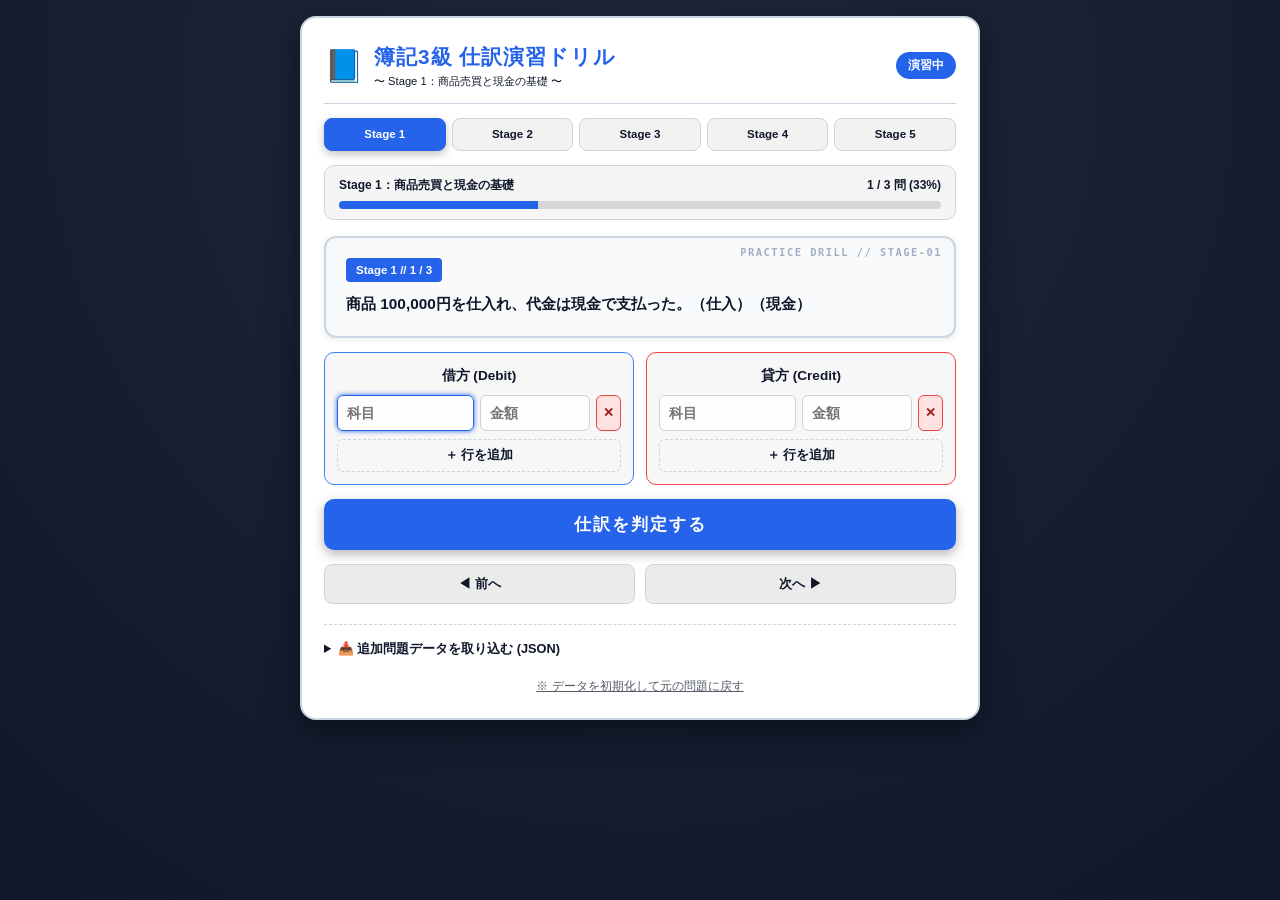
<file: index.html>
<!DOCTYPE html>
<html lang="ja">
<head>
  <meta charset="UTF-8">
  <meta name="viewport" content="width=device-width, initial-scale=1.0">
  <title id="page-title">ストーリー簿記ドリル</title>
  <link rel="stylesheet" href="style.css">
</head>
<body>

<div class="container" id="mainContainer">
  <div class="header">
    <div class="logo-area">
      <div class="logo-icon" id="app-logo">📘</div>
      <div>
        <h1 class="logo-title" id="app-title">ストーリー簿記ドリル</h1>
        <div style="font-size:0.7rem; color:var(--text-muted);" id="sub-title">〜 基礎仕訳演習 〜</div>
      </div>
    </div>
    <span class="status-badge" id="status-tag">演習中</span>
  </div>

  <div class="stage-tabs">
    <button type="button" class="stage-btn active" id="tab-0" onclick="switchStage(0)">Stage 1</button>
    <button type="button" class="stage-btn" id="tab-1" onclick="switchStage(1)">Stage 2</button>
    <button type="button" class="stage-btn" id="tab-2" onclick="switchStage(2)">Stage 3</button>
    <button type="button" class="stage-btn" id="tab-3" onclick="switchStage(3)">Stage 4</button>
    <button type="button" class="stage-btn" id="tab-4" onclick="switchStage(4)">Stage 5</button>
  </div>

  <div class="quest-progress">
    <div style="display:flex; justify-content:space-between; font-size:0.75rem; font-weight:bold;">
      <span id="stage-badge-text">Stage 1</span>
      <span id="progress-text">第 1 問</span>
    </div>
    <div class="progress-track">
      <div class="progress-fill" id="progress-fill"></div>
    </div>
  </div>

  <div id="quiz-area">
    <div class="card">
      <div class="question-label" id="q-number">QUESTION // 01</div>
      <p class="story-text" id="story-display">読み込み中...</p>
    </div>

    <div class="split-container">
      <div class="side-column">
        <div class="side-title">借方 (Debit)</div>
        <div id="debit-rows"></div>
        <button type="button" class="btn-add" onclick="addRow('debit')">＋ 行を追加</button>
      </div>
      <div class="side-column credit">
        <div class="side-title">貸方 (Credit)</div>
        <div id="credit-rows"></div>
        <button type="button" class="btn-add" onclick="addRow('credit')">＋ 行を追加</button>
      </div>
    </div>

    <button type="button" class="btn-submit" id="submit-btn" onclick="checkAnswer()">仕訳を判定する</button>
    <div id="result-display" class="result-box"></div>

    <div class="nav-buttons">
      <button type="button" class="nav-btn" onclick="prevQuestion()">◀ 前へ</button>
      <button type="button" class="nav-btn" id="next-btn" onclick="nextQuestion()">次へ ▶</button>
    </div>
  </div>

  <div id="clear-area" class="clear-card">
    <h2 id="clear-heading">ステージクリア！</h2>
    <div id="complete-badge-area"></div>
    <p id="score-text" style="line-height:1.6; color:var(--text-muted);"></p>
    <div id="review-btn-area"></div>
    <button type="button" class="btn-restart" onclick="startFreshStage()">このステージを最初からやり直す</button>
  </div>

  <details>
    <summary>📥 追加問題データを取り込む (JSON)</summary>
    <textarea id="json-input" placeholder="AIで作成したJSON配列をここに貼り付けると、現在のステージを上書きできます"></textarea>
    <button type="button" class="load-btn" onclick="loadCustomData()">問題データを更新</button>
  </details>

  <span class="reset-link" onclick="forceReset()">※ データを初期化して元の問題に戻す</span>
</div>

<script src="theme.js"></script>
<script src="questions.js"></script>
<script src="app.js"></script>
<script src="custom-importer.js"></script>
</body>
</html>
</file>
<file: style.css>
* { box-sizing: border-box; }

:root {
  /* 基本配色（初期値：クラシックモダン） */
  --primary: #2563eb;
  --primary-hover: #1d4ed8;
  
  /* 階層型背景システム */
  --bg-body: #0f172a;                                                    /* 画面外側の闇・背景 */
  --bg-gradient: radial-gradient(circle at 50% 10%, #1e293b 0%, #0f172a 100%);
  --container-bg: #ffffff;                                              /* 帳簿・手帳本体の背景色 */
  --container-glow: 0 12px 35px rgba(0, 0, 0, 0.45);                    /* 外枠の重厚な影・発光 */
  --border: #cbd5e1;                                                    /* 枠線 */

  /* カード・入力エリア専用（視認性の要） */
  --card-bg: #f8fafc;                                                   /* カード自体の背景 */
  --card-text: #0f172a;                                                 /* カード・入力欄・見出しの確実な文字色 */
  --card-shadow: inset 0 0 15px rgba(0, 0, 0, 0.03), 0 2px 6px rgba(0, 0, 0, 0.08);
  --card-watermark: "ACCOUNTING DRILL // STAGE-01";
  --watermark-color: #94a3b8;

  /* 簿記用アクセント */
  --debit-border: #3b82f6;
  --credit-border: #ef4444;
  --correct-bg: #dcfce7;
  --correct-text: #166534;
  --wrong-bg: #fee2e2;
  --wrong-text: #991b1b;

  /* フォント変数 */
  --font-main: -apple-system, BlinkMacSystemFont, "Hiragino Kaku Gothic ProN", "Yu Gothic", sans-serif;
  --font-title: var(--font-main);
}

body {
  margin: 0;
  min-height: 100vh;
  font-family: var(--font-main) !important;
  background-color: var(--bg-body);
  background-image: var(--bg-gradient);
  color: var(--card-text);
  padding: 16px;
  overflow-x: hidden;
  line-height: 1.6;
}

/* 帳簿本体（コンテナ） */
.container {
  width: 100%;
  max-width: 680px;
  margin: 0 auto;
  background: var(--container-bg) !important;
  color: var(--card-text) !important;
  border: 2px solid var(--border);
  border-radius: 16px;
  padding: 22px;
  box-shadow: var(--container-glow);
  position: relative;
}

.header {
  display: flex;
  justify-content: space-between;
  align-items: center;
  padding-bottom: 12px;
  border-bottom: 1.5px solid var(--border);
  margin-bottom: 14px;
}

.logo-area { display: flex; align-items: center; gap: 10px; }
.logo-icon { font-size: 2rem; line-height: 1; }
.logo-title {
  margin: 0;
  font-size: 1.3rem;
  color: var(--primary);
  font-weight: 900;
  font-family: var(--font-title, var(--font-main)) !important;
  letter-spacing: 1px;
}

.status-badge {
  background: var(--primary);
  color: #ffffff !important;
  padding: 4px 12px;
  border-radius: 999px;
  font-size: 0.72rem;
  font-weight: bold;
}
.status-badge.review { background: #b45309; }

/* 5段階ステージタブ */
.stage-tabs {
  display: grid;
  grid-template-columns: repeat(5, 1fr);
  gap: 6px;
  margin-bottom: 14px;
}
@media (max-width: 480px) {
  .stage-tabs { grid-template-columns: repeat(3, 1fr); }
}

.stage-btn {
  padding: 8px 4px;
  border: 1px solid var(--border);
  border-radius: 8px;
  background: rgba(0, 0, 0, 0.05);
  font-size: 0.72rem;
  font-weight: bold;
  color: var(--card-text) !important;
  cursor: pointer;
  text-align: center;
  line-height: 1.25;
  font-family: var(--font-main) !important;
  transition: all 0.15s ease;
}

.stage-btn.active {
  background: var(--primary) !important;
  color: #ffffff !important;
  border-color: var(--primary);
  box-shadow: 0 3px 8px rgba(0,0,0,0.25);
}

/* 進捗バー */
.quest-progress {
  margin-bottom: 16px;
  padding: 10px 14px;
  background: rgba(0, 0, 0, 0.04);
  border: 1px solid var(--border);
  border-radius: 10px;
  color: var(--card-text) !important;
}

.progress-track {
  height: 8px;
  width: 100%;
  background: rgba(0, 0, 0, 0.12);
  border-radius: 999px;
  overflow: hidden;
  margin-top: 6px;
}

.progress-fill {
  width: 0%;
  height: 100%;
  background: var(--primary);
  transition: width 0.3s ease;
}

/* 羊皮紙・古文書調カード */
.card,
.question-card {
  background: var(--card-bg) !important;
  color: var(--card-text) !important;
  border: 2px solid var(--border);
  border-radius: 12px;
  padding: 18px 20px;
  margin-bottom: 14px;
  box-shadow: var(--card-shadow) !important;
  position: relative;
}

.card::before,
.question-card::before {
  content: var(--card-watermark);
  position: absolute;
  top: 6px;
  right: 12px;
  font-size: 0.65rem;
  letter-spacing: 1.5px;
  font-family: monospace;
  color: var(--watermark-color);
  font-weight: bold;
  opacity: 0.85;
  pointer-events: none;
}

.question-label {
  display: inline-block;
  background: var(--primary);
  color: #ffffff !important;
  padding: 3px 10px;
  border-radius: 4px;
  font-size: 0.72rem;
  font-weight: bold;
  margin-bottom: 8px;
  font-family: var(--font-title, var(--font-main)) !important;
}

.story-text { 
  margin: 0; 
  font-size: 0.96rem; 
  line-height: 1.8;
  font-weight: 700;
  color: var(--card-text) !important;
  font-family: var(--font-main) !important;
}

/* 借方・貸方スプリットコンテナ */
.split-container {
  display: grid;
  grid-template-columns: 1fr 1fr;
  gap: 12px;
  margin-bottom: 14px;
}
@media(max-width: 560px) { .split-container { grid-template-columns: 1fr; } }

.side-column {
  padding: 12px;
  background: rgba(0, 0, 0, 0.03);
  border: 1.5px solid var(--debit-border);
  border-radius: 10px;
  color: var(--card-text) !important;
}
.side-column.credit { border-color: var(--credit-border); }

.side-title { 
  text-align: center; 
  margin-bottom: 8px; 
  font-weight: 900; 
  font-size: 0.85rem; 
  color: var(--card-text) !important;
  font-family: var(--font-main) !important;
}

.entry-row { display: flex; gap: 6px; margin-bottom: 8px; }

.entry-row input {
  padding: 9px;
  border: 1px solid var(--border);
  border-radius: 6px;
  font-size: 0.9rem;
  background: rgba(255, 255, 255, 0.85);
  /* 背景が常に白系のため、テーマの --card-text（暗いテーマでは白）には連動させない */
  color: var(--input-text, #0f172a) !important;
  font-weight: 700;
  width: 100%;
  font-family: var(--font-main) !important;
}
.entry-row input[type="text"] { flex: 1.3; }
.entry-row input[type="number"] { flex: 1; }
.entry-row input:focus { outline: none; border-color: var(--primary); box-shadow: 0 0 5px var(--primary); }

.btn-remove {
  background: var(--wrong-bg);
  border: 1px solid var(--credit-border);
  border-radius: 6px;
  color: var(--wrong-text) !important;
  cursor: pointer;
  font-weight: bold;
}

.btn-add {
  width: 100%;
  padding: 7px;
  background: transparent;
  border: 1px dashed var(--border);
  color: var(--card-text) !important;
  border-radius: 6px;
  font-size: 0.8rem;
  cursor: pointer;
  font-weight: bold;
  font-family: var(--font-main) !important;
  transition: all 0.15s ease;
}
.btn-add:hover {
  border-color: var(--primary);
  color: var(--primary) !important;
}

/* 判定ボタン */
.btn-submit {
  width: 100%;
  padding: 14px;
  background: var(--primary);
  color: #ffffff !important;
  border: none;
  border-radius: 10px;
  font-size: 1.05rem;
  font-weight: 900;
  font-family: var(--font-title, var(--font-main)) !important;
  cursor: pointer;
  letter-spacing: 2px;
  box-shadow: 0 4px 12px rgba(0, 0, 0, 0.3);
  transition: background 0.15s ease;
}
.btn-submit:hover { background: var(--primary-hover); }

.result-box {
  display: none;
  margin-top: 14px;
  padding: 14px 18px;
  border-radius: 10px;
  font-size: 0.92rem;
  line-height: 1.7;
  font-family: var(--font-main) !important;
}
.result-box.correct { 
  background: var(--correct-bg); 
  border: 1px solid var(--primary); 
  color: var(--correct-text) !important; 
}
.result-box.wrong { 
  background: var(--wrong-bg); 
  border: 1px solid var(--credit-border); 
  color: var(--wrong-text) !important; 
}

.nav-buttons { display: flex; gap: 10px; margin-top: 14px; }
.nav-btn {
  flex: 1;
  padding: 10px;
  background: rgba(0, 0, 0, 0.08);
  color: var(--card-text) !important;
  border: 1px solid var(--border);
  border-radius: 8px;
  font-weight: bold;
  font-family: var(--font-main) !important;
  cursor: pointer;
}
.nav-btn:hover { background: rgba(0, 0, 0, 0.15); }

.clear-card { display: none; text-align: center; padding: 26px 16px; color: var(--card-text) !important; }
.btn-review, .btn-restart {
  width: 100%;
  padding: 12px;
  border: none;
  border-radius: 8px;
  font-weight: bold;
  cursor: pointer;
  margin-bottom: 8px;
  font-family: var(--font-main) !important;
}
.btn-review { background: var(--primary); color: #ffffff !important; }
.btn-restart { background: #475569; color: #ffffff !important; }

/* 3つの拡張窓エリア */
details {
  margin-top: 20px;
  border-top: 1px dashed var(--border);
  padding-top: 14px;
  color: var(--card-text) !important;
}
summary { cursor: pointer; font-size: 0.8rem; font-weight: bold; }

textarea {
  width: 100%;
  height: 90px;
  margin-top: 10px;
  padding: 10px;
  border: 1px solid var(--border);
  border-radius: 8px;
  font-family: monospace;
  font-size: 0.8rem;
  background: rgba(255, 255, 255, 0.9);
  color: #1a140e !important;
}

.load-btn {
  width: 100%;
  margin-top: 8px;
  padding: 10px;
  background: var(--primary);
  color: #ffffff !important;
  border: none;
  border-radius: 8px;
  font-weight: bold;
  font-family: var(--font-main) !important;
  cursor: pointer;
}

.reset-link {
  display: block;
  margin-top: 18px;
  text-align: center;
  font-size: 0.75rem;
  color: var(--card-text) !important;
  opacity: 0.7;
  cursor: pointer;
  text-decoration: underline;
}

.shake-animation {
  animation: dmgShake 0.45s cubic-bezier(.36,.07,.19,.97) both;
}
@keyframes dmgShake {
  10%, 90% { transform: translate3d(-3px, 0, 0); }
  20%, 80% { transform: translate3d(5px, 0, 0); }
  30%, 50%, 70% { transform: translate3d(-7px, 0, 0); }
  40%, 60% { transform: translate3d(7px, 0, 0); }
}

.rising-item {
  position: fixed;
  bottom: -30px;
  z-index: 9999;
  pointer-events: none;
  user-select: none;
  opacity: 0;
  animation: riseMagic ease-out forwards;
}
@keyframes riseMagic {
  0% { transform: translateY(0) scale(0.4) rotate(0deg); opacity: 0; }
  15% { opacity: 0.95; }
  50% { transform: translateY(-50vh) translateX(var(--drift, 20px)) scale(1.1) rotate(180deg); opacity: 0.9; }
  85% { opacity: 0.7; }
  100% { transform: translateY(-110vh) translateX(calc(var(--drift, 20px) * -1)) scale(1.3) rotate(360deg); opacity: 0; }
}
</file>
